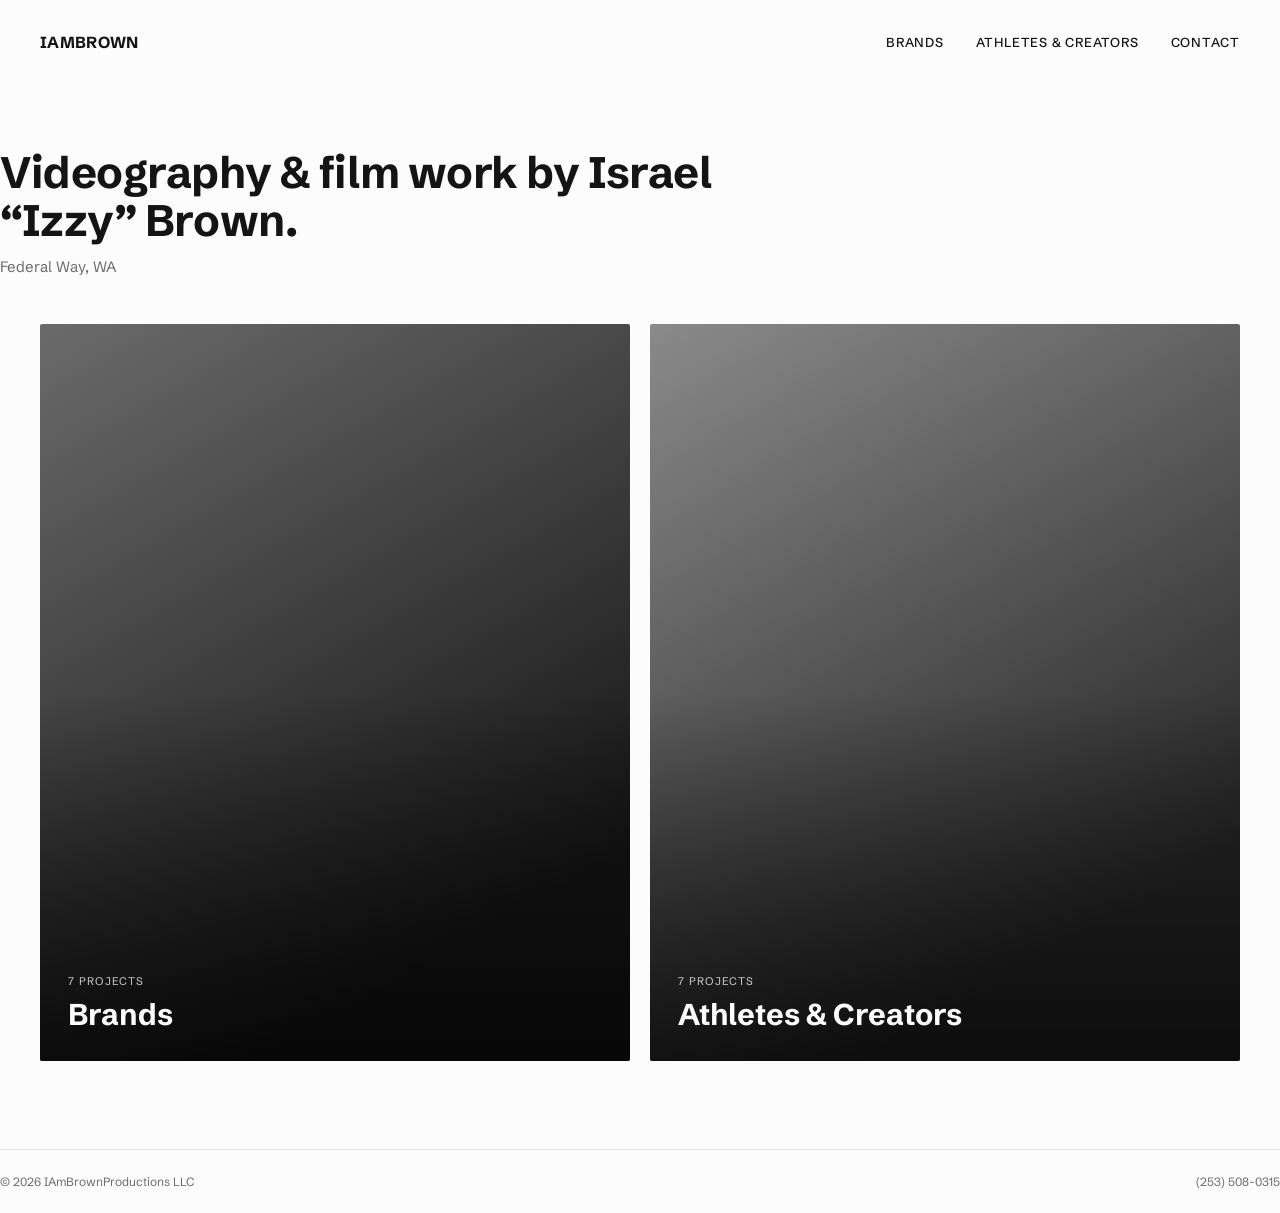
<file: index.html>
<!doctype html>
<html lang="en">
<head>
<meta charset="utf-8">
<meta name="viewport" content="width=device-width, initial-scale=1">
<title>IAmBrown Productions — Portfolio</title>
<meta name="description" content="Videography &amp; film work by Israel “Izzy” Brown, IAmBrownProductions. Federal Way, WA.">
<link rel="preconnect" href="https://fonts.googleapis.com">
<link rel="preconnect" href="https://fonts.gstatic.com" crossorigin>
<link href="https://fonts.googleapis.com/css2?family=Schibsted+Grotesk:wght@400;500;700&display=swap" rel="stylesheet">
<link rel="stylesheet" href="styles.css">
</head>
<body>

<header class="container site-nav">
  <a href="index.html" class="wordmark">IAMBROWN</a>
  <nav class="nav-links" aria-label="Primary">
    <a href="brands.html" class="navlink">Brands</a>
    <a href="athletes-creators.html" class="navlink">Athletes &amp; Creators</a>
    <a href="mailto:izzyb@iambrownproduction.com" class="navlink">Contact</a>
  </nav>
</header>

<main>
  <section class="container hero">
    <h1>Videography &amp; film work by Israel &ldquo;Izzy&rdquo; Brown.</h1>
    <p class="location">Federal Way, WA</p>
  </section>

  <section class="container entry-grid" aria-label="Portfolio sections">
    <a href="brands.html" class="tile entry-tile">
      <div class="tile-media tone-1"></div>
      <span class="tile-label">
        <span class="tile-eyebrow">7 Projects</span>
        <span class="tile-title">Brands</span>
      </span>
    </a>
    <a href="athletes-creators.html" class="tile entry-tile">
      <div class="tile-media tone-2"></div>
      <span class="tile-label">
        <span class="tile-eyebrow">7 Projects</span>
        <span class="tile-title">Athletes &amp; Creators</span>
      </span>
    </a>
  </section>
</main>

<footer class="container site-footer">
  <span>&copy; 2026 IAmBrownProductions LLC</span>
  <span>(253) 508-0315</span>
</footer>

</body>
</html>
</file>
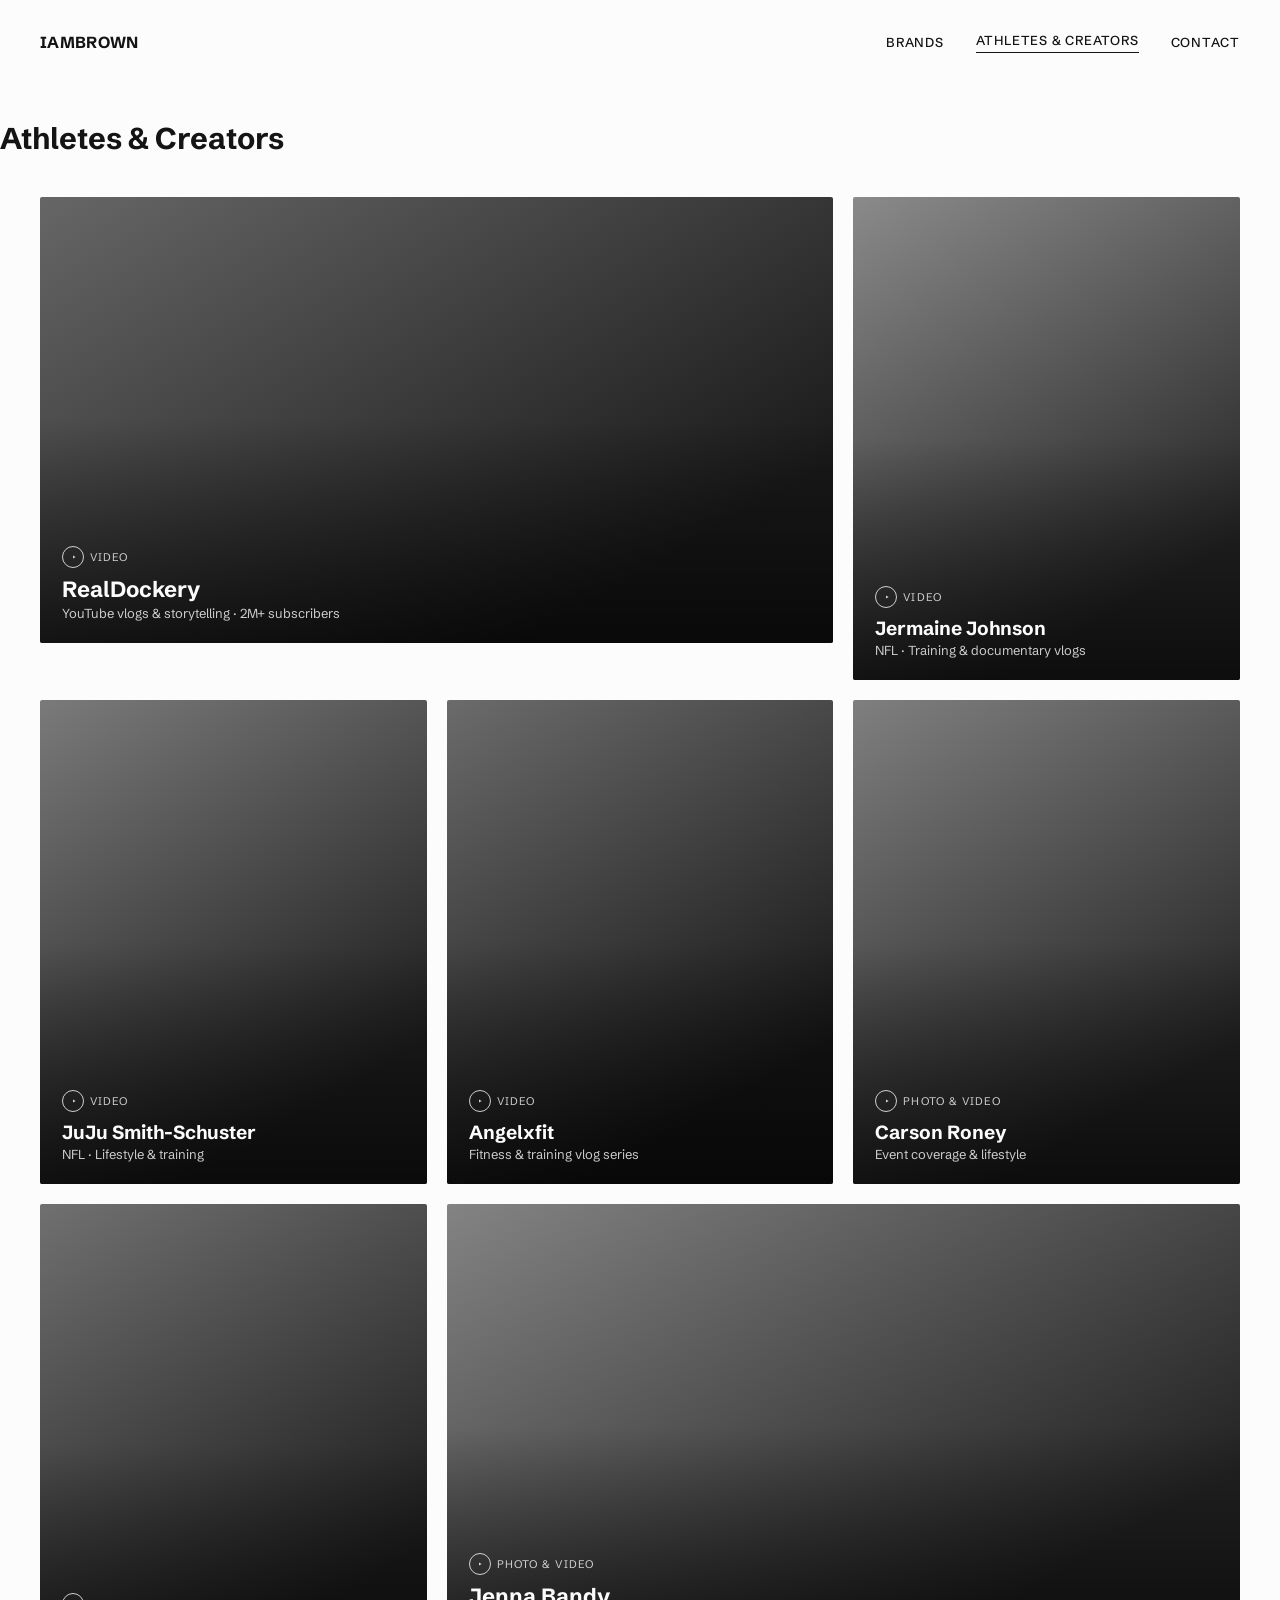
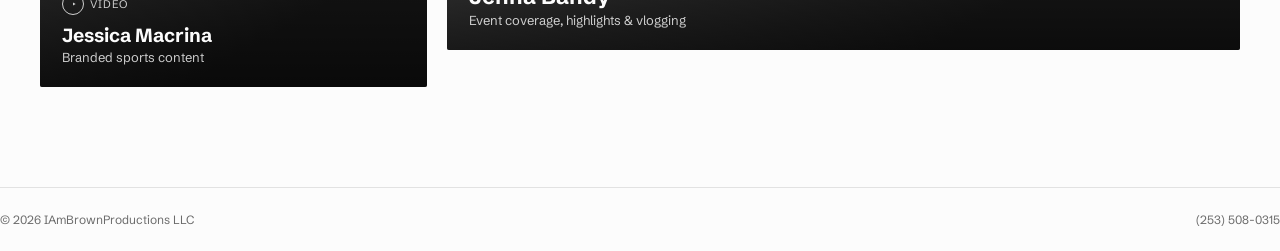
<file: athletes-creators.html>
<!doctype html>
<html lang="en">
<head>
<meta charset="utf-8">
<meta name="viewport" content="width=device-width, initial-scale=1">
<title>Athletes &amp; Creators — IAmBrown Productions</title>
<meta name="description" content="Athlete and creator production work by IAmBrownProductions: RealDockery, Jermaine Johnson, JuJu Smith-Schuster, Angelxfit, Carson Roney, Jessica Macrina, Jenna Bandy.">
<link rel="preconnect" href="https://fonts.googleapis.com">
<link rel="preconnect" href="https://fonts.gstatic.com" crossorigin>
<link href="https://fonts.googleapis.com/css2?family=Schibsted+Grotesk:wght@400;500;700&display=swap" rel="stylesheet">
<link rel="stylesheet" href="styles.css">
</head>
<body>

<header class="container site-nav">
  <a href="index.html" class="wordmark">IAMBROWN</a>
  <nav class="nav-links" aria-label="Primary">
    <a href="brands.html" class="navlink">Brands</a>
    <a href="athletes-creators.html" class="navlink active" aria-current="page">Athletes &amp; Creators</a>
    <a href="mailto:izzyb@iambrownproduction.com" class="navlink">Contact</a>
  </nav>
</header>

<main>
  <div class="container page-heading">
    <h1>Athletes &amp; Creators</h1>
  </div>

  <div class="container work-grid">

    <button type="button" class="tile work-tile span-2" data-lightbox
      data-type="Video" data-title="RealDockery" data-subtitle="YouTube vlogs &amp; storytelling · 2M+ subscribers"
      aria-label="Open RealDockery — YouTube vlogs and storytelling, 2 million plus subscribers">
      <div class="tile-media tone-4"></div>
      <span class="tile-label">
        <span class="tile-eyebrow">
          <span class="play-icon"><svg width="8" height="8" viewBox="0 0 24 24" fill="none"><path d="M9 7.5L17 12L9 16.5V7.5Z" fill="white"/></svg></span>
          Video
        </span>
        <span class="tile-title">RealDockery</span>
        <span class="tile-subtitle">YouTube vlogs &amp; storytelling &middot; 2M+ subscribers</span>
      </span>
    </button>

    <button type="button" class="tile work-tile" data-lightbox
      data-type="Video" data-title="Jermaine Johnson" data-subtitle="NFL · Training &amp; documentary vlogs"
      aria-label="Open Jermaine Johnson — NFL, training and documentary vlogs">
      <div class="tile-media tone-2"></div>
      <span class="tile-label">
        <span class="tile-eyebrow">
          <span class="play-icon"><svg width="8" height="8" viewBox="0 0 24 24" fill="none"><path d="M9 7.5L17 12L9 16.5V7.5Z" fill="white"/></svg></span>
          Video
        </span>
        <span class="tile-title">Jermaine Johnson</span>
        <span class="tile-subtitle">NFL &middot; Training &amp; documentary vlogs</span>
      </span>
    </button>

    <button type="button" class="tile work-tile" data-lightbox
      data-type="Video" data-title="JuJu Smith-Schuster" data-subtitle="NFL · Lifestyle &amp; training"
      aria-label="Open JuJu Smith-Schuster — NFL, lifestyle and training">
      <div class="tile-media tone-3"></div>
      <span class="tile-label">
        <span class="tile-eyebrow">
          <span class="play-icon"><svg width="8" height="8" viewBox="0 0 24 24" fill="none"><path d="M9 7.5L17 12L9 16.5V7.5Z" fill="white"/></svg></span>
          Video
        </span>
        <span class="tile-title">JuJu Smith-Schuster</span>
        <span class="tile-subtitle">NFL &middot; Lifestyle &amp; training</span>
      </span>
    </button>

    <button type="button" class="tile work-tile" data-lightbox
      data-type="Video" data-title="Angelxfit" data-subtitle="Fitness &amp; training vlog series"
      aria-label="Open Angelxfit — Fitness and training vlog series">
      <div class="tile-media tone-1"></div>
      <span class="tile-label">
        <span class="tile-eyebrow">
          <span class="play-icon"><svg width="8" height="8" viewBox="0 0 24 24" fill="none"><path d="M9 7.5L17 12L9 16.5V7.5Z" fill="white"/></svg></span>
          Video
        </span>
        <span class="tile-title">Angelxfit</span>
        <span class="tile-subtitle">Fitness &amp; training vlog series</span>
      </span>
    </button>

    <button type="button" class="tile work-tile" data-lightbox
      data-type="Photo &amp; Video" data-title="Carson Roney" data-subtitle="Event coverage &amp; lifestyle"
      aria-label="Open Carson Roney — Event coverage and lifestyle">
      <div class="tile-media tone-5"></div>
      <span class="tile-label">
        <span class="tile-eyebrow">
          <span class="play-icon"><svg width="8" height="8" viewBox="0 0 24 24" fill="none"><path d="M9 7.5L17 12L9 16.5V7.5Z" fill="white"/></svg></span>
          Photo &amp; Video
        </span>
        <span class="tile-title">Carson Roney</span>
        <span class="tile-subtitle">Event coverage &amp; lifestyle</span>
      </span>
    </button>

    <button type="button" class="tile work-tile" data-lightbox
      data-type="Video" data-title="Jessica Macrina" data-subtitle="Branded sports content"
      aria-label="Open Jessica Macrina — Branded sports content">
      <div class="tile-media tone-6"></div>
      <span class="tile-label">
        <span class="tile-eyebrow">
          <span class="play-icon"><svg width="8" height="8" viewBox="0 0 24 24" fill="none"><path d="M9 7.5L17 12L9 16.5V7.5Z" fill="white"/></svg></span>
          Video
        </span>
        <span class="tile-title">Jessica Macrina</span>
        <span class="tile-subtitle">Branded sports content</span>
      </span>
    </button>

    <button type="button" class="tile work-tile span-2" data-lightbox
      data-type="Photo &amp; Video" data-title="Jenna Bandy" data-subtitle="Event coverage, highlights &amp; vlogging"
      aria-label="Open Jenna Bandy — Event coverage, highlights and vlogging">
      <div class="tile-media tone-7"></div>
      <span class="tile-label">
        <span class="tile-eyebrow">
          <span class="play-icon"><svg width="8" height="8" viewBox="0 0 24 24" fill="none"><path d="M9 7.5L17 12L9 16.5V7.5Z" fill="white"/></svg></span>
          Photo &amp; Video
        </span>
        <span class="tile-title">Jenna Bandy</span>
        <span class="tile-subtitle">Event coverage, highlights &amp; vlogging</span>
      </span>
    </button>

  </div>
</main>

<footer class="container site-footer">
  <span>&copy; 2026 IAmBrownProductions LLC</span>
  <span>(253) 508-0315</span>
</footer>

<script src="script.js"></script>
</body>
</html>
</file>
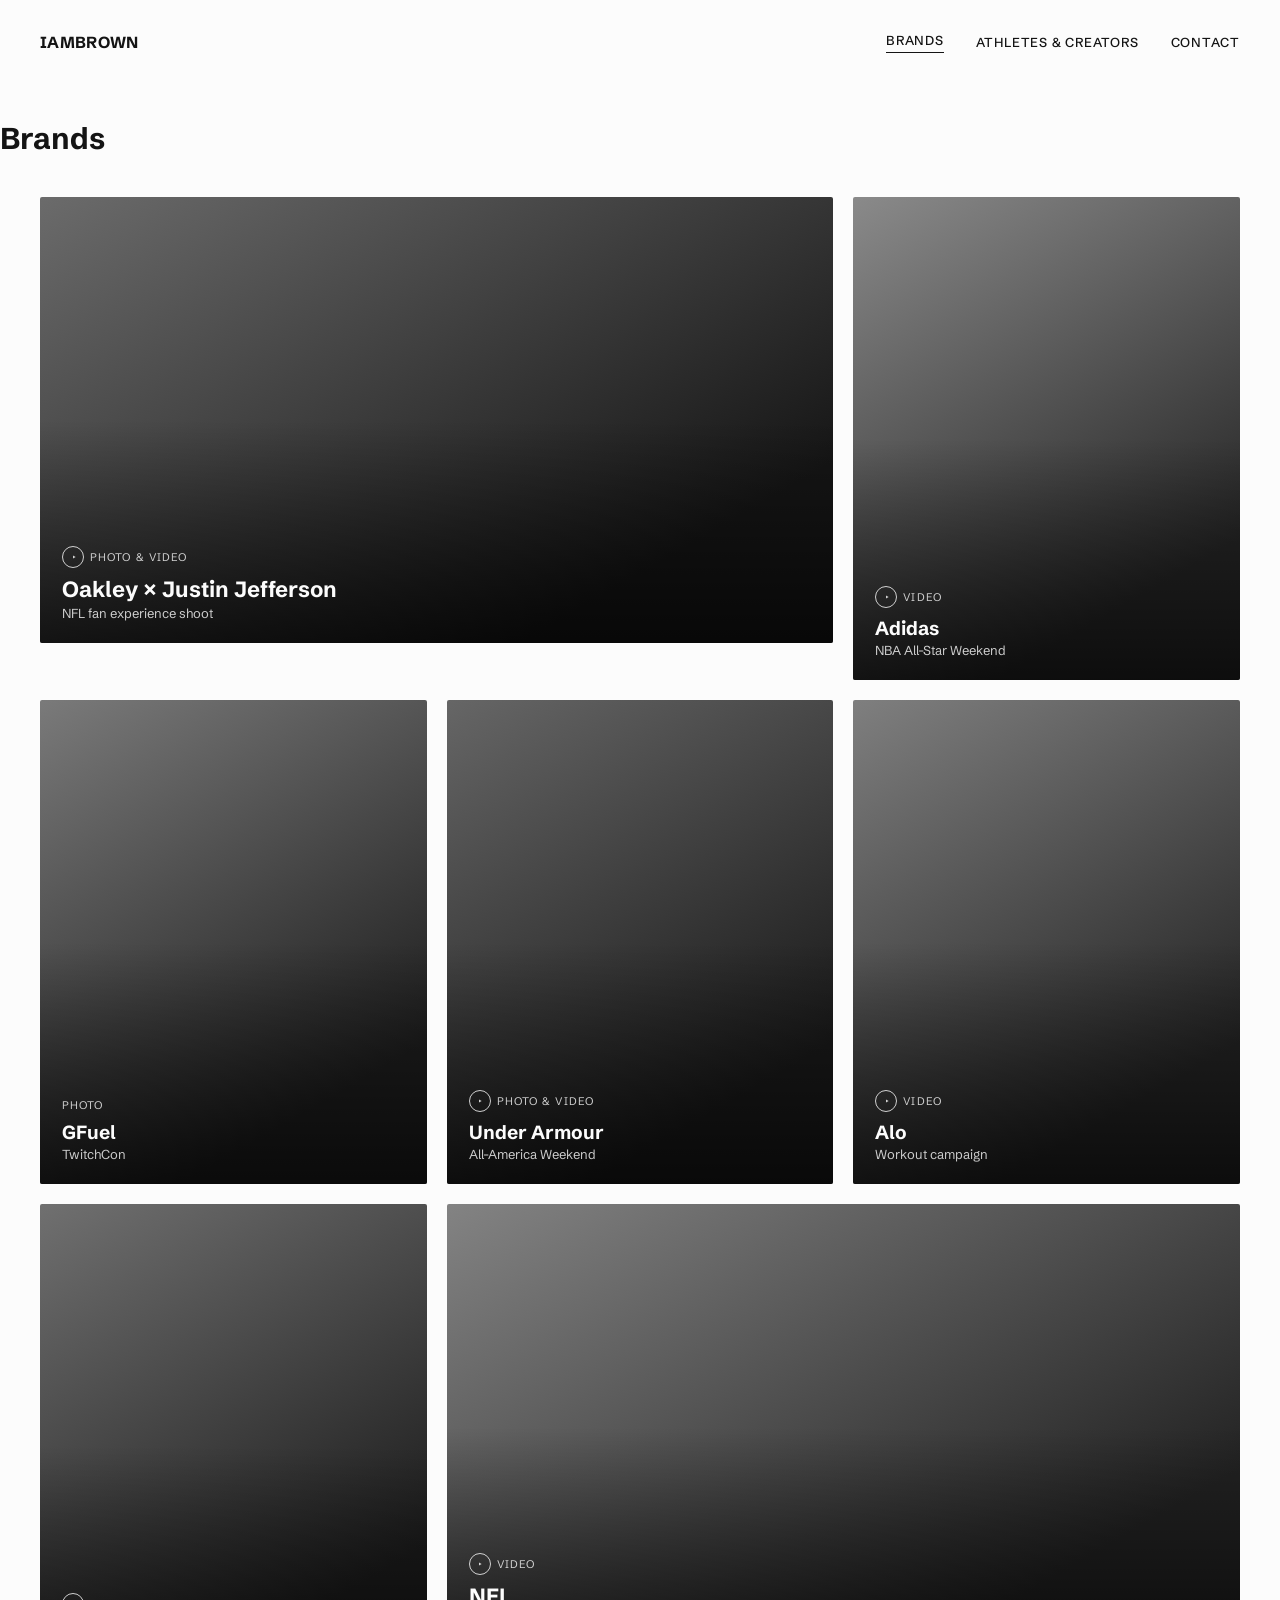
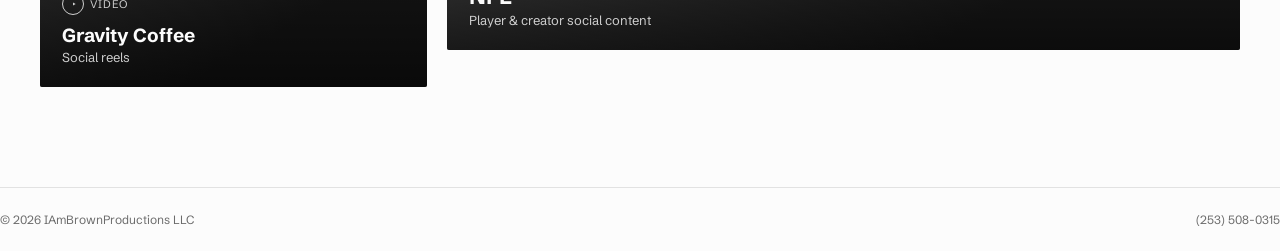
<file: brands.html>
<!doctype html>
<html lang="en">
<head>
<meta charset="utf-8">
<meta name="viewport" content="width=device-width, initial-scale=1">
<title>Brands — IAmBrown Productions</title>
<meta name="description" content="Brand production work by IAmBrownProductions: Oakley, Adidas, Under Armour, Alo, GFuel, Gravity Coffee, NFL.">
<link rel="preconnect" href="https://fonts.googleapis.com">
<link rel="preconnect" href="https://fonts.gstatic.com" crossorigin>
<link href="https://fonts.googleapis.com/css2?family=Schibsted+Grotesk:wght@400;500;700&display=swap" rel="stylesheet">
<link rel="stylesheet" href="styles.css">
</head>
<body>

<header class="container site-nav">
  <a href="index.html" class="wordmark">IAMBROWN</a>
  <nav class="nav-links" aria-label="Primary">
    <a href="brands.html" class="navlink active" aria-current="page">Brands</a>
    <a href="athletes-creators.html" class="navlink">Athletes &amp; Creators</a>
    <a href="mailto:izzyb@iambrownproduction.com" class="navlink">Contact</a>
  </nav>
</header>

<main>
  <div class="container page-heading">
    <h1>Brands</h1>
  </div>

  <div class="container work-grid">

    <button type="button" class="tile work-tile span-2" data-lightbox
      data-type="Photo &amp; Video" data-title="Oakley × Justin Jefferson" data-subtitle="NFL fan experience shoot"
      aria-label="Open Oakley × Justin Jefferson — NFL fan experience shoot">
      <div class="tile-media tone-1"></div>
      <span class="tile-label">
        <span class="tile-eyebrow">
          <span class="play-icon"><svg width="8" height="8" viewBox="0 0 24 24" fill="none"><path d="M9 7.5L17 12L9 16.5V7.5Z" fill="white"/></svg></span>
          Photo &amp; Video
        </span>
        <span class="tile-title">Oakley &times; Justin Jefferson</span>
        <span class="tile-subtitle">NFL fan experience shoot</span>
      </span>
    </button>

    <button type="button" class="tile work-tile" data-lightbox
      data-type="Video" data-title="Adidas" data-subtitle="NBA All-Star Weekend"
      aria-label="Open Adidas — NBA All-Star Weekend">
      <div class="tile-media tone-2"></div>
      <span class="tile-label">
        <span class="tile-eyebrow">
          <span class="play-icon"><svg width="8" height="8" viewBox="0 0 24 24" fill="none"><path d="M9 7.5L17 12L9 16.5V7.5Z" fill="white"/></svg></span>
          Video
        </span>
        <span class="tile-title">Adidas</span>
        <span class="tile-subtitle">NBA All-Star Weekend</span>
      </span>
    </button>

    <button type="button" class="tile work-tile" data-lightbox
      data-type="Photo" data-title="GFuel" data-subtitle="TwitchCon"
      aria-label="Open GFuel — TwitchCon">
      <div class="tile-media tone-3"></div>
      <span class="tile-label">
        <span class="tile-eyebrow">Photo</span>
        <span class="tile-title">GFuel</span>
        <span class="tile-subtitle">TwitchCon</span>
      </span>
    </button>

    <button type="button" class="tile work-tile" data-lightbox
      data-type="Photo &amp; Video" data-title="Under Armour" data-subtitle="All-America Weekend"
      aria-label="Open Under Armour — All-America Weekend">
      <div class="tile-media tone-4"></div>
      <span class="tile-label">
        <span class="tile-eyebrow">
          <span class="play-icon"><svg width="8" height="8" viewBox="0 0 24 24" fill="none"><path d="M9 7.5L17 12L9 16.5V7.5Z" fill="white"/></svg></span>
          Photo &amp; Video
        </span>
        <span class="tile-title">Under Armour</span>
        <span class="tile-subtitle">All-America Weekend</span>
      </span>
    </button>

    <button type="button" class="tile work-tile" data-lightbox
      data-type="Video" data-title="Alo" data-subtitle="Workout campaign"
      aria-label="Open Alo — Workout campaign">
      <div class="tile-media tone-5"></div>
      <span class="tile-label">
        <span class="tile-eyebrow">
          <span class="play-icon"><svg width="8" height="8" viewBox="0 0 24 24" fill="none"><path d="M9 7.5L17 12L9 16.5V7.5Z" fill="white"/></svg></span>
          Video
        </span>
        <span class="tile-title">Alo</span>
        <span class="tile-subtitle">Workout campaign</span>
      </span>
    </button>

    <button type="button" class="tile work-tile" data-lightbox
      data-type="Video" data-title="Gravity Coffee" data-subtitle="Social reels"
      aria-label="Open Gravity Coffee — Social reels">
      <div class="tile-media tone-6"></div>
      <span class="tile-label">
        <span class="tile-eyebrow">
          <span class="play-icon"><svg width="8" height="8" viewBox="0 0 24 24" fill="none"><path d="M9 7.5L17 12L9 16.5V7.5Z" fill="white"/></svg></span>
          Video
        </span>
        <span class="tile-title">Gravity Coffee</span>
        <span class="tile-subtitle">Social reels</span>
      </span>
    </button>

    <button type="button" class="tile work-tile span-2" data-lightbox
      data-type="Video" data-title="NFL" data-subtitle="Player &amp; creator social content"
      aria-label="Open NFL — Player and creator social content">
      <div class="tile-media tone-7"></div>
      <span class="tile-label">
        <span class="tile-eyebrow">
          <span class="play-icon"><svg width="8" height="8" viewBox="0 0 24 24" fill="none"><path d="M9 7.5L17 12L9 16.5V7.5Z" fill="white"/></svg></span>
          Video
        </span>
        <span class="tile-title">NFL</span>
        <span class="tile-subtitle">Player &amp; creator social content</span>
      </span>
    </button>

  </div>
</main>

<footer class="container site-footer">
  <span>&copy; 2026 IAmBrownProductions LLC</span>
  <span>(253) 508-0315</span>
</footer>

<script src="script.js"></script>
</body>
</html>
</file>
<file: styles.css>
/* ==========================================================================
   IAmBrownProductions — Portfolio
   Minimal black & white photo/video portfolio.
   ========================================================================== */

:root {
  --bg: #fcfcfc;
  --fg: #141414;
  --fg-muted: #6b6b6b;
  --border: #e2e2e2;
  --gray-1: #d8d8d8;
  --gray-2: #a8a8a8;
  --gray-3: #6e6e6e;
  --gray-4: #3a3a3a;
  --gray-5: #161616;
  --font: 'Schibsted Grotesk', system-ui, -apple-system, 'Segoe UI', sans-serif;
  --max-width: 1360px;
  --gap: 20px;
}

* {
  box-sizing: border-box;
}

html {
  scroll-behavior: smooth;
}

body {
  margin: 0;
  background: var(--bg);
  color: var(--fg);
  font-family: var(--font);
  -webkit-font-smoothing: antialiased;
}

a {
  color: var(--fg);
  text-decoration: none;
}

a:hover {
  opacity: 0.55;
}

.container {
  max-width: var(--max-width);
  margin: 0 auto;
  padding: 0 40px;
}

/* ---- Nav ---- */

.site-nav {
  display: flex;
  align-items: center;
  justify-content: space-between;
  height: 84px;
}

.wordmark {
  font-weight: 700;
  font-size: 16px;
  letter-spacing: 0.02em;
}

.nav-links {
  display: flex;
  align-items: center;
  gap: 32px;
}

.navlink {
  font-size: 13px;
  letter-spacing: 0.06em;
  text-transform: uppercase;
  font-weight: 500;
  white-space: nowrap;
}

.navlink.active {
  border-bottom: 1.5px solid var(--fg);
  padding-bottom: 4px;
}

/* ---- Page heading ---- */

.page-heading {
  padding: 36px 0 40px;
}

.page-heading h1 {
  font-size: 30px;
  font-weight: 700;
  margin: 0;
}

/* ---- Home hero ---- */

.hero {
  padding: 64px 0 48px;
}

.hero h1 {
  font-size: 44px;
  font-weight: 700;
  margin: 0 0 12px;
  letter-spacing: -0.01em;
  max-width: 720px;
  line-height: 1.1;
}

.hero .location {
  font-size: 15px;
  color: var(--fg-muted);
  margin: 0;
}

.entry-grid {
  display: grid;
  grid-template-columns: 1fr 1fr;
  gap: var(--gap);
  padding-bottom: 88px;
}

.entry-tile {
  aspect-ratio: 4 / 5;
}

/* ---- Work grid ---- */

.work-grid {
  display: grid;
  grid-template-columns: repeat(3, minmax(0, 1fr));
  gap: var(--gap);
  padding-bottom: 100px;
}

.work-tile.span-2 {
  grid-column: span 2;
  aspect-ratio: 16 / 9;
}

.work-tile:not(.span-2) {
  aspect-ratio: 4 / 5;
}

/* ---- Tile (shared by entry + work tiles) ---- */

.tile {
  position: relative;
  overflow: hidden;
  border-radius: 2px;
  border: none;
  padding: 0;
  margin: 0;
  display: block;
  width: 100%;
  background: none;
  appearance: none;
  cursor: pointer;
  font-family: inherit;
  text-align: left;
  color: var(--fg);
}

.tile:focus-visible {
  outline: 2px solid var(--fg);
  outline-offset: 3px;
}

.tile::after {
  content: "";
  position: absolute;
  inset: 0;
  background: linear-gradient(180deg, transparent 50%, rgba(0, 0, 0, 0.65) 100%);
}

.tile-media {
  position: absolute;
  inset: 0;
}

.tile-label {
  position: relative;
  z-index: 2;
  height: 100%;
  display: flex;
  flex-direction: column;
  justify-content: flex-end;
  padding: 22px;
  color: var(--bg);
}

.entry-tile .tile-label {
  padding: 28px;
}

.tile-eyebrow {
  display: flex;
  align-items: center;
  gap: 6px;
  font-size: 11px;
  letter-spacing: 0.1em;
  text-transform: uppercase;
  opacity: 0.8;
  margin-bottom: 8px;
}

.tile-title {
  font-size: 19px;
  font-weight: 700;
}

.entry-tile .tile-title {
  font-size: 30px;
}

.tile-subtitle {
  font-size: 13px;
  opacity: 0.8;
  margin-top: 2px;
}

.span-2 .tile-title {
  font-size: 22px;
}

.play-icon {
  width: 22px;
  height: 22px;
  border-radius: 50%;
  border: 1px solid var(--bg);
  display: flex;
  align-items: center;
  justify-content: center;
  flex-shrink: 0;
}

.play-icon svg {
  margin-left: 1px;
}

/* ---- Footer ---- */

.site-footer {
  border-top: 1px solid var(--border);
  padding: 24px 0;
  display: flex;
  align-items: center;
  justify-content: space-between;
  font-size: 12px;
  color: var(--fg-muted);
}

/* ---- Lightbox ---- */

.lightbox {
  position: fixed;
  inset: 0;
  background: rgba(10, 10, 10, 0.96);
  display: none;
  align-items: center;
  justify-content: center;
  z-index: 100;
  padding: 40px;
}

.lightbox.is-open {
  display: flex;
}

.lightbox-frame {
  position: relative;
  width: 100%;
  max-width: 1000px;
}

.lightbox-media {
  width: 100%;
  aspect-ratio: 16 / 10;
  border-radius: 2px;
  display: flex;
  align-items: center;
  justify-content: center;
  color: rgba(255, 255, 255, 0.55);
  font-size: 13px;
  letter-spacing: 0.06em;
  text-transform: uppercase;
}

.lightbox-caption {
  color: var(--bg);
  padding-top: 20px;
  display: flex;
  justify-content: space-between;
  align-items: baseline;
  gap: 20px;
}

.lightbox-caption .tile-title {
  font-size: 20px;
}

.lightbox-caption .tile-subtitle {
  opacity: 0.65;
}

.lightbox-close,
.lightbox-prev,
.lightbox-next {
  position: absolute;
  background: none;
  border: none;
  color: var(--bg);
  cursor: pointer;
  padding: 10px;
}

.lightbox-close {
  top: -50px;
  right: -10px;
}

.lightbox-prev {
  top: 50%;
  left: -56px;
  transform: translateY(-50%);
}

.lightbox-next {
  top: 50%;
  right: -56px;
  transform: translateY(-50%);
}

@media (max-width: 720px) {
  .lightbox-prev { left: 4px; }
  .lightbox-next { right: 4px; }
  .lightbox-close { top: 4px; right: 4px; }
}

/* ---- Placeholder tones ----
   Stand-ins for real photo/video stills. Swap a tile's tone-N class for a
   real image by setting a background-image on .tile-media instead — see
   README.md. */

.tone-1 { background: linear-gradient(150deg, #6b6b6b, #161616 80%); }
.tone-2 { background: linear-gradient(150deg, #8a8a8a, #262626 80%); }
.tone-3 { background: linear-gradient(150deg, #7a7a7a, #1e1e1e 80%); }
.tone-4 { background: linear-gradient(150deg, #666666, #1a1a1a 80%); }
.tone-5 { background: linear-gradient(150deg, #7f7f7f, #242424 80%); }
.tone-6 { background: linear-gradient(150deg, #707070, #1c1c1c 80%); }
.tone-7 { background: linear-gradient(150deg, #838383, #232323 80%); }

/* ---- Responsive ---- */

@media (max-width: 900px) {
  .container {
    padding: 0 24px;
  }

  .hero h1 {
    font-size: 34px;
  }

  .work-grid {
    grid-template-columns: repeat(2, minmax(0, 1fr));
  }

  .work-tile.span-2 {
    grid-column: span 2;
  }
}

@media (max-width: 640px) {
  .site-nav {
    height: auto;
    flex-direction: column;
    align-items: flex-start;
    gap: 14px;
    padding: 18px 0;
  }

  .nav-links {
    gap: 20px;
    flex-wrap: wrap;
  }

  .entry-grid {
    grid-template-columns: 1fr;
  }

  .work-grid {
    grid-template-columns: 1fr;
  }

  .work-tile.span-2 {
    grid-column: span 1;
    aspect-ratio: 4 / 5;
  }

  .hero h1 {
    font-size: 28px;
  }
}
</file>
